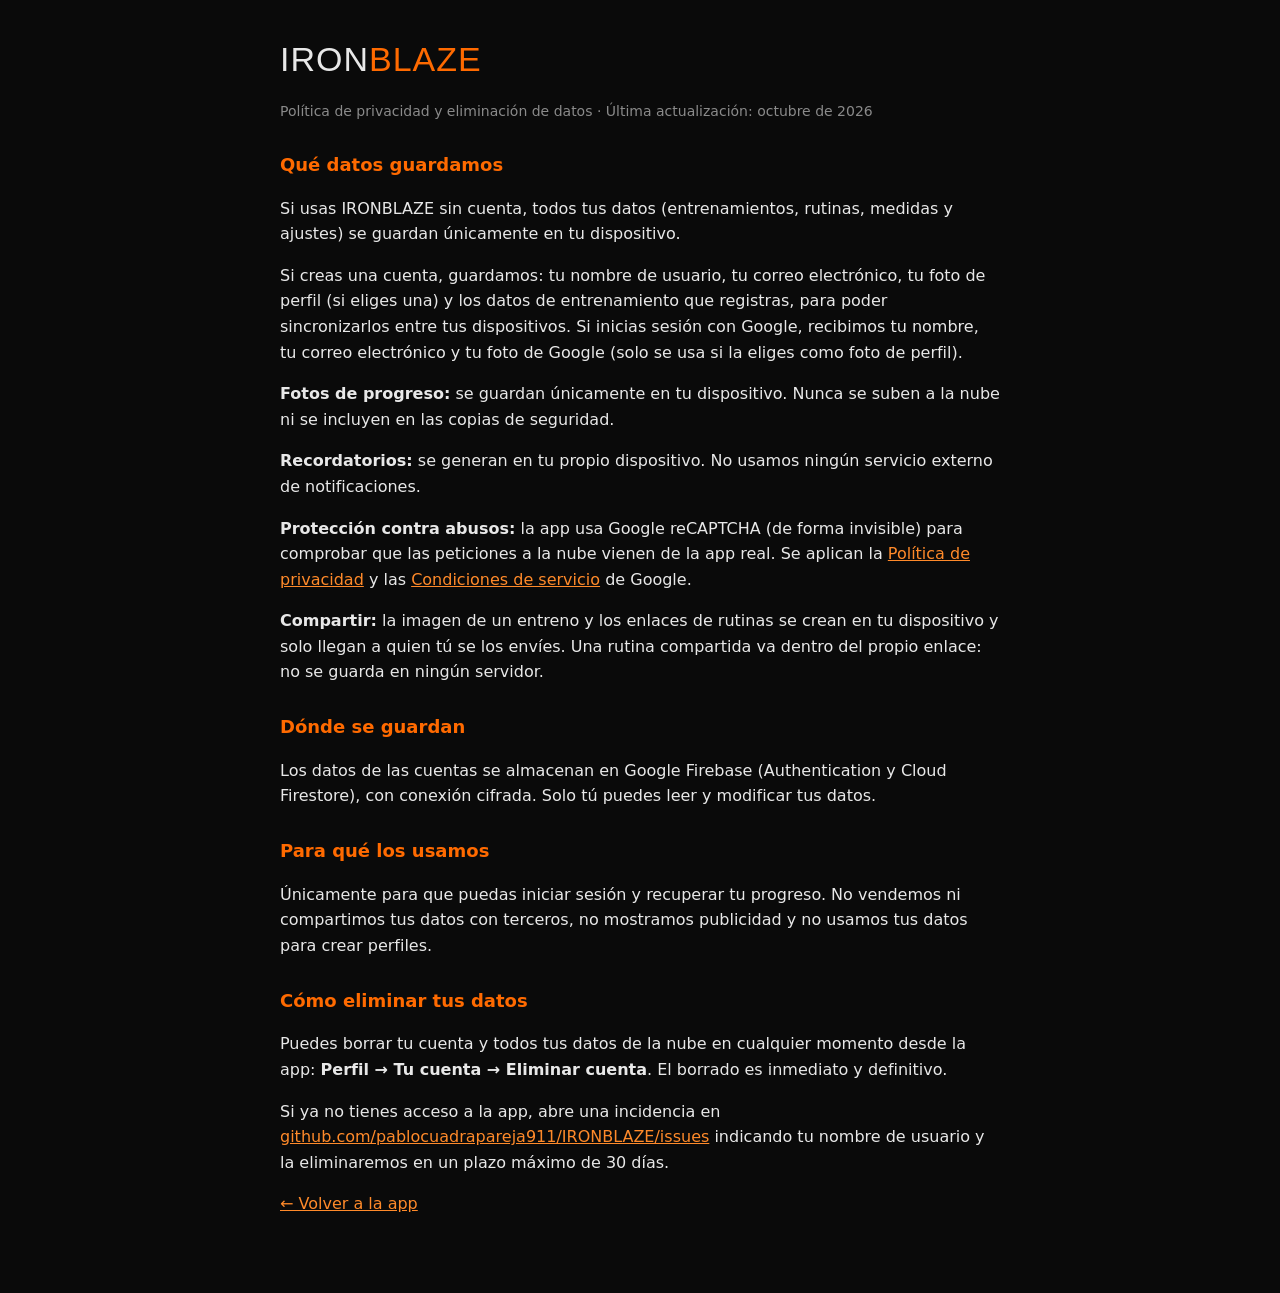
<file: privacy.html>
<!DOCTYPE html>
<html lang="es">
<head>
  <meta charset="UTF-8">
  <meta name="viewport" content="width=device-width, initial-scale=1">
  <title>Privacidad · IRONBLAZE</title>
  <link rel="icon" href="icon.svg" type="image/svg+xml">
  <style>
    body { margin: 0; background: #0a0a0a; color: #e8e8e8; font: 16px/1.6 system-ui, -apple-system, Segoe UI, Roboto, sans-serif; }
    main { max-width: 720px; margin: 0 auto; padding: 32px 20px 60px; }
    h1 { font-family: Impact, 'Anton', sans-serif; letter-spacing: 1px; font-weight: 400; font-size: 34px; margin: 0 0 4px; }
    h1 b { color: #ff6a00; font-weight: 400; }
    h2 { color: #ff6a00; font-size: 18px; margin-top: 28px; }
    a { color: #ff8a2a; }
    .muted { color: #8a8a8a; font-size: 14px; }
  </style>
</head>
<body>
<main>
  <h1>IRON<b>BLAZE</b></h1>
  <p class="muted">Política de privacidad y eliminación de datos · Última actualización: octubre de 2026</p>

  <h2>Qué datos guardamos</h2>
  <p>Si usas IRONBLAZE sin cuenta, todos tus datos (entrenamientos, rutinas, medidas y ajustes) se guardan únicamente en tu dispositivo.</p>
  <p>Si creas una cuenta, guardamos: tu nombre de usuario, tu correo electrónico, tu foto de perfil (si eliges una) y los datos de entrenamiento que registras, para poder sincronizarlos entre tus dispositivos. Si inicias sesión con Google, recibimos tu nombre, tu correo electrónico y tu foto de Google (solo se usa si la eliges como foto de perfil).</p>
  <p><b>Fotos de progreso:</b> se guardan únicamente en tu dispositivo. Nunca se suben a la nube ni se incluyen en las copias de seguridad.</p>
  <p><b>Recordatorios:</b> se generan en tu propio dispositivo. No usamos ningún servicio externo de notificaciones.</p>
  <p><b>Protección contra abusos:</b> la app usa Google reCAPTCHA (de forma invisible) para comprobar que las peticiones a la nube vienen de la app real. Se aplican la <a href="https://policies.google.com/privacy">Política de privacidad</a> y las <a href="https://policies.google.com/terms">Condiciones de servicio</a> de Google.</p>
  <p><b>Compartir:</b> la imagen de un entreno y los enlaces de rutinas se crean en tu dispositivo y solo llegan a quien tú se los envíes. Una rutina compartida va dentro del propio enlace: no se guarda en ningún servidor.</p>

  <h2>Dónde se guardan</h2>
  <p>Los datos de las cuentas se almacenan en Google Firebase (Authentication y Cloud Firestore), con conexión cifrada. Solo tú puedes leer y modificar tus datos.</p>

  <h2>Para qué los usamos</h2>
  <p>Únicamente para que puedas iniciar sesión y recuperar tu progreso. No vendemos ni compartimos tus datos con terceros, no mostramos publicidad y no usamos tus datos para crear perfiles.</p>

  <h2>Cómo eliminar tus datos</h2>
  <p>Puedes borrar tu cuenta y todos tus datos de la nube en cualquier momento desde la app: <b>Perfil → Tu cuenta → Eliminar cuenta</b>. El borrado es inmediato y definitivo.</p>
  <p>Si ya no tienes acceso a la app, abre una incidencia en <a href="https://github.com/pablocuadrapareja911/IRONBLAZE/issues">github.com/pablocuadrapareja911/IRONBLAZE/issues</a> indicando tu nombre de usuario y la eliminaremos en un plazo máximo de 30 días.</p>

  <p class="mt"><a href="./">← Volver a la app</a></p>
</main>
</body>
</html>
</file>
